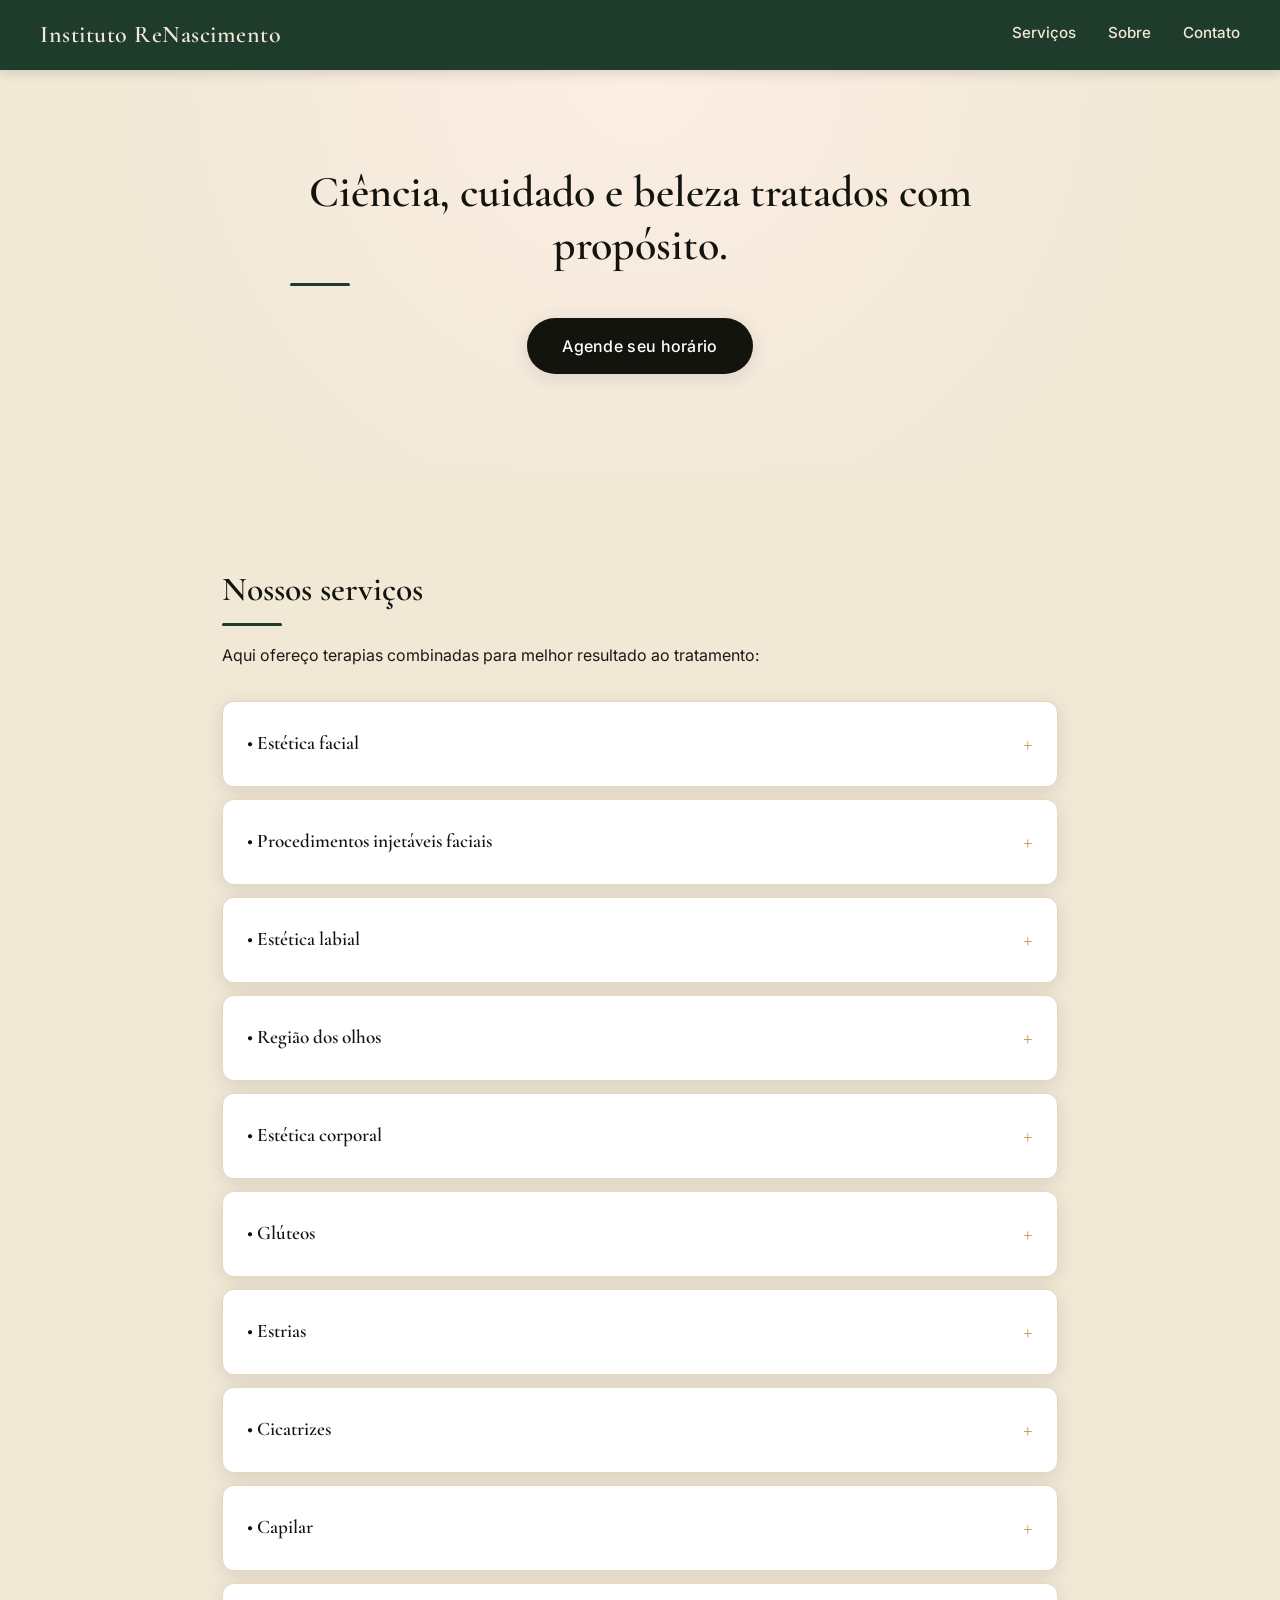
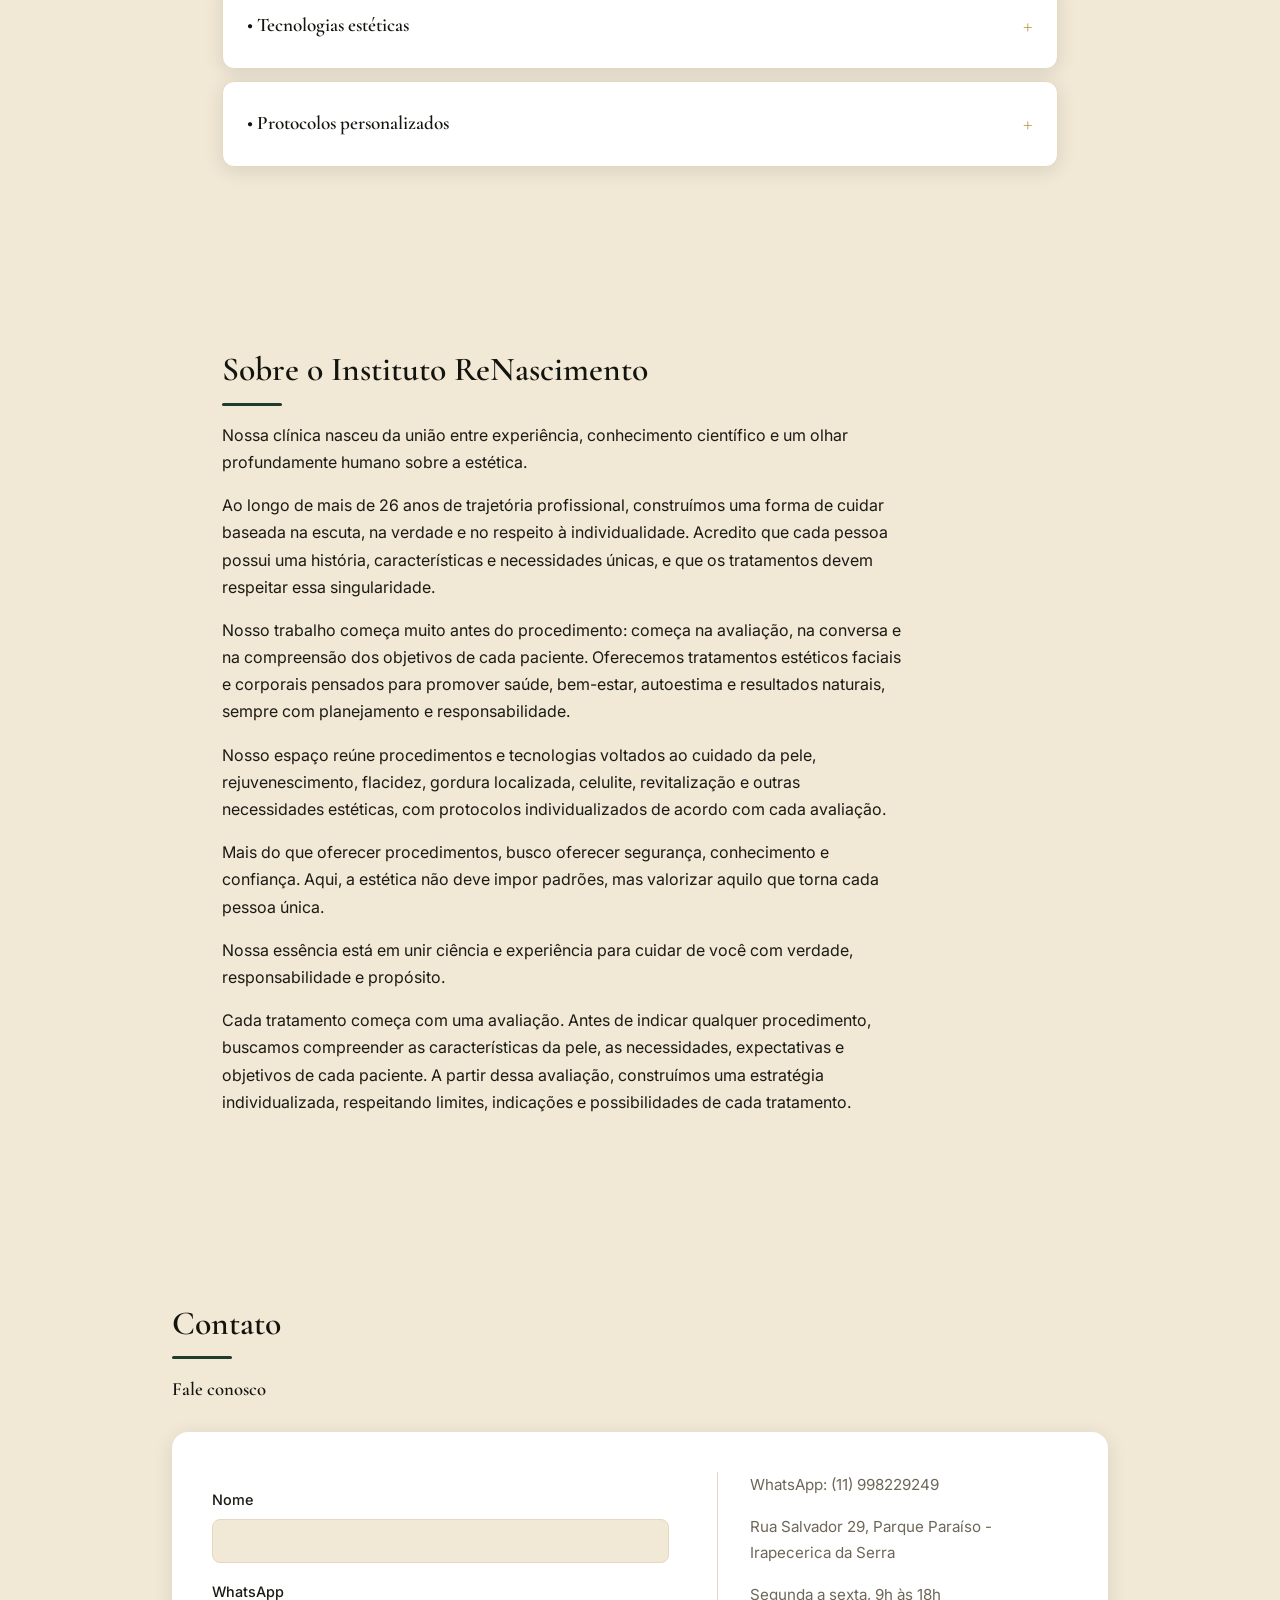
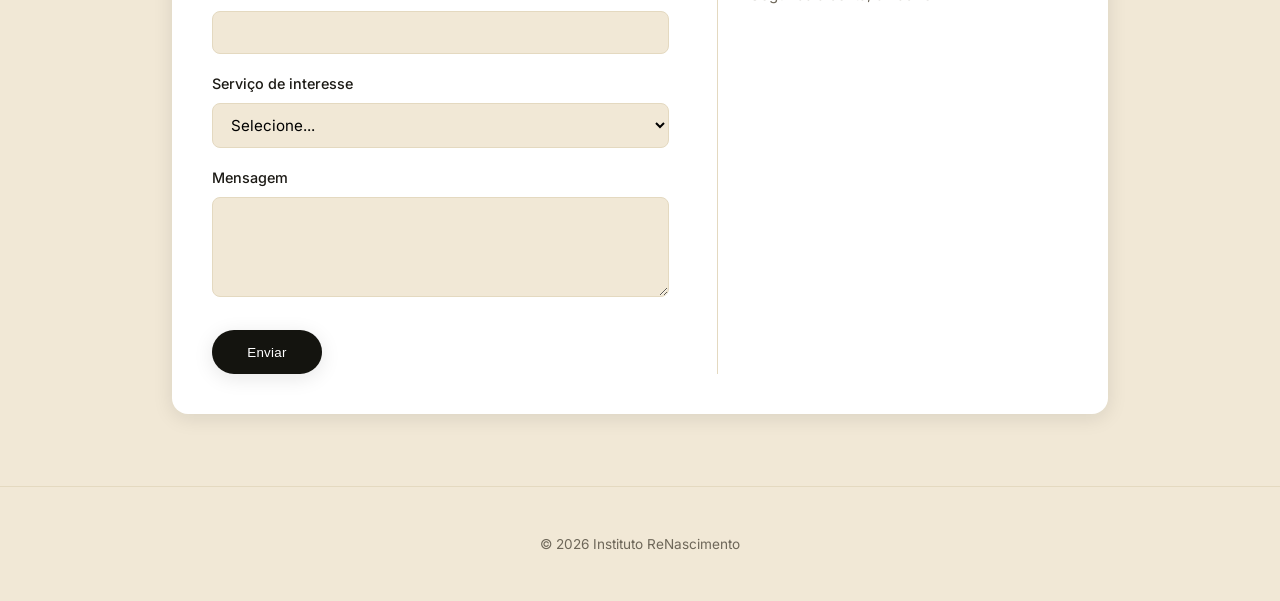
<file: index.html>
<!DOCTYPE html>
<html lang="pt-BR">
<head>
  <meta charset="UTF-8">
  <meta name="viewport" content="width=device-width, initial-scale=1.0">
  <title>Instituto ReNascimento</title>
  <link rel="stylesheet" href="style.css">
  <link rel="preconnect" href="https://fonts.googleapis.com">
<link rel="preconnect" href="https://fonts.gstatic.com" crossorigin>
<link href="https://fonts.googleapis.com/css2?family=Cormorant+Garamond:wght@500;600;700&family=Inter:wght@400;500;600&display=swap" rel="stylesheet">
</head>
<body>

  <header>
    <h1>Instituto ReNascimento</h1>
    <nav>
      <a href="#servicos">Serviços</a>
      <a href="#sobre">Sobre</a>
      <a href="#contato">Contato</a>
    </nav>
  </header>

  <section id="hero">
    <h2>Ciência, cuidado e beleza tratados com propósito.</h2>
    <a href="#contato" class="cta">Agende seu horário</a>
  </section>

<section id="servicos">
  <h2>Nossos serviços</h2>
  <p>Aqui ofereço terapias combinadas para melhor resultado ao tratamento:</p>

  <div class="accordion">
    <details class="accordion-item">
      <summary>• Estética facial</summary>
      <ul>
        <li>Limpeza de pele profunda</li>
        <li>Peeling químico</li>
        <li>Peeling enzimático</li>
        <li>Peeling de ácido salicílico</li>
        <li>Peeling de ácido mandélico</li>
        <li>Peeling de ácido glicólico</li>
        <li>Peeling de ácido azelaico</li>
        <li>Microagulhamento</li>
        <li>Skinbooster</li>
        <li>Revitalização facial</li>
        <li>Hidratação facial profunda</li>
        <li>Radiofrequência facial</li>
        <li>Ultrassom facial</li>
        <li>Microcorrentes</li>
        <li>Ultrassom Microfocado</li>
        <li>HiPro</li>
        <li>CO2 fracionado</li>
        <li>Fios lisos</li>
      </ul>
    </details>

    <details class="accordion-item">
      <summary>• Procedimentos injetáveis faciais</summary>
      <ul>
        <li>Toxina botulínica</li>
        <li>Embelezamento facial com ácido hialurônico</li>
        <li>Preenchimento labial</li>
        <li>Preenchimento de olheiras</li>
        <li>Preenchimento de malar</li>
        <li>Preenchimento de mandíbula</li>
        <li>Preenchimento de mento</li>
        <li>Preenchimento de sulco nasogeniano</li>
        <li>Skinbooster injetável</li>
        <li>Bioestimuladores de colágeno</li>
        <li>Intradermoterapia facial</li>
        <li>Protocolos de revitalização injetável</li>
      </ul>
    </details>

    <details class="accordion-item">
      <summary>• Estética labial</summary>
      <ul>
        <li>Hidratação labial</li>
        <li>Revitalização dos lábios</li>
        <li>Tratamento de linhas periorais</li>
        <li>Protocolos para definição do contorno labial</li>
      </ul>
    </details>

    <details class="accordion-item">
      <summary>• Região dos olhos</summary>
      <ul>
        <li>Tratamento de olheiras</li>
        <li>Revitalização periocular</li>
        <li>Microagulhamento periocular</li>
        <li>Radiofrequência periocular</li>
        <li>Protocolos para linhas finas</li>
        <li>Fios de lisos</li>
      </ul>
    </details>

    <details class="accordion-item">
      <summary>• Estética corporal</summary>
      <ul>
        <li>Massagem modeladora</li>
        <li>Drenagem linfática manual</li>
        <li>Ultrassom</li>
        <li>Radiofrequência corporal</li>
        <li>Criolipólise</li>
        <li>Criodinâmica</li>
        <li>Eletroestimulação</li>
        <li>Corrente russa</li>
        <li>Corrente Aussie</li>
        <li>Lipocavitação</li>
        <li>Intradermoterapia corporal</li>
        <li>Protocolos para gordura localizada</li>
        <li>Protocolos para celulite</li>
        <li>Protocolos para flacidez</li>
        <li>Protocolos para retenção de líquidos</li>
        <li>Bioestimulador de colágeno</li>
        <li>HiPró</li>
        <li>CO2 Fracionado</li>
        <li>Depilação a laser</li>
      </ul>
    </details>

    <details class="accordion-item">
      <summary>• Glúteos</summary>
      <ul>
        <li>Protocolos para celulite</li>
        <li>Protocolos para flacidez</li>
        <li>Radiofrequência</li>
        <li>Bioestimulador de colágeno</li>
        <li>Eletroestimulação</li>
        <li>Drenagem</li>
        <li>Massagem modeladora</li>
        <li>Protocolos para melhora do contorno corporal</li>
        <li>Tratamentos injetáveis</li>
      </ul>
    </details>

    <details class="accordion-item">
      <summary>• Estrias</summary>
      <ul>
        <li>Microagulhamento</li>
        <li>Peelings</li>
        <li>Radiofrequência</li>
        <li>Protocolos combinados para estrias recentes e antigas</li>
        <li>CO2</li>
      </ul>
    </details>

    <details class="accordion-item">
      <summary>• Cicatrizes</summary>
      <ul>
        <li>Microagulhamento</li>
        <li>Radiofrequência</li>
        <li>Peelings</li>
        <li>Bioestimulação</li>
        <li>Protocolos para cicatrizes de acne</li>
        <li>Protocolos para cicatrizes corporais</li>
      </ul>
    </details>

    <details class="accordion-item">
      <summary>• Capilar</summary>
      <ul>
        <li>Microagulhamento capilar</li>
        <li>Intradermoterapia capilar</li>
        <li>Fotobiomodulação/LED</li>
        <li>Protocolos para fortalecimento dos fios</li>
        <li>Protocolos para queda capilar</li>
        <li>Revitalização do couro cabeludo</li>
      </ul>
    </details>

    <details class="accordion-item">
      <summary>• Tecnologias estéticas</summary>
      <ul>
        <li>Criolipólise</li>
        <li>Criodinâmica</li>
        <li>Radiofrequência</li>
        <li>Ultrassom</li>
        <li>Ultrassom microfocado</li>
        <li>Endermoterapia</li>
        <li>Microcorrentes</li>
        <li>Eletroestimulação</li>
      </ul>
    </details>

    <details class="accordion-item">
      <summary>• Protocolos personalizados</summary>
      <ul>
        <li>Programa de rejuvenescimento facial</li>
        <li>Programa de revitalização facial</li>
        <li>Programa de emagrecimento estético</li>
        <li>Programa para gordura localizada</li>
        <li>Programa anticelulite</li>
        <li>Programa para flacidez corporal</li>
        <li>Programa para estrias</li>
        <li>Programa pré e pós-operatorio</li>
        <li>Protocolos personalizados para cada necessidade</li>
      </ul>
    </details>
  </div>
</section>

 <section id="sobre">
  <h2>Sobre o Instituto ReNascimento</h2>
  <p>Nossa clínica nasceu da união entre experiência, conhecimento científico e um olhar profundamente humano sobre a estética.</p>
  <p>Ao longo de mais de 26 anos de trajetória profissional, construímos uma forma de cuidar baseada na escuta, na verdade e no respeito à individualidade. Acredito que cada pessoa possui uma história, características e necessidades únicas, e que os tratamentos devem respeitar essa singularidade.</p>
  <p>Nosso trabalho começa muito antes do procedimento: começa na avaliação, na conversa e na compreensão dos objetivos de cada paciente. Oferecemos tratamentos estéticos faciais e corporais pensados para promover saúde, bem-estar, autoestima e resultados naturais, sempre com planejamento e responsabilidade.</p>
  <p>Nosso espaço reúne procedimentos e tecnologias voltados ao cuidado da pele, rejuvenescimento, flacidez, gordura localizada, celulite, revitalização e outras necessidades estéticas, com protocolos individualizados de acordo com cada avaliação.</p>
  <p>Mais do que oferecer procedimentos, busco oferecer segurança, conhecimento e confiança. Aqui, a estética não deve impor padrões, mas valorizar aquilo que torna cada pessoa única.</p>
  <p>Nossa essência está em unir ciência e experiência para cuidar de você com verdade, responsabilidade e propósito.</p>
  <p>Cada tratamento começa com uma avaliação. Antes de indicar qualquer procedimento, buscamos compreender as características da pele, as necessidades, expectativas e objetivos de cada paciente. A partir dessa avaliação, construímos uma estratégia individualizada, respeitando limites, indicações e possibilidades de cada tratamento.</p>
</section>
  <section id="contato">
    <h2>Contato</h2>
    <h3>Fale conosco</h3>

    <div class="contato-grid">
      <form name="contato" method="POST" data-netlify="true" netlify-honeypot="bot-field" action="/obrigado.html">
        <input type="hidden" name="form-name" value="contato">

        <p hidden>
          <label>Não preencha este campo: <input name="bot-field"></label>
        </p>

        <p>
          <label>Nome<br>
          <input type="text" name="nome" required></label>
        </p>
        <p>
          <label>WhatsApp<br>
          <input type="tel" name="whatsapp" required></label>
        </p>
        <p>
        <label>Serviço de interesse<br>
          <select name="servico" required>
            <option value="">Selecione...</option>
            <option value="Estética facial">Estética facial</option>
            <option value="Procedimentos injetáveis faciais">Procedimentos injetáveis faciais</option>
            <option value="Estética labial">Estética labial</option>
            <option value="Região dos olhos">Região dos olhos</option>
            <option value="Estética corporal">Estética corporal</option>
            <option value="Glúteos">Glúteos</option>
            <option value="Estrias">Estrias</option>
            <option value="Cicatrizes">Cicatrizes</option>
            <option value="Capilar">Capilar</option>
            <option value="Tecnologias estéticas">Tecnologias estéticas</option>
            <option value="Protocolos personalizados">Protocolos personalizados</option>
            <option value="Não sei ainda / quero avaliação">Não sei ainda / quero avaliação</option>
          </select>
        </label>
        </p>
        <p>
          <label>Mensagem<br>
          <textarea name="mensagem" rows="4"></textarea></label>
        </p>
        <button type="submit" class="cta">Enviar</button>
      </form>

      <div class="info-contato">
        <p>WhatsApp: (11) 998229249</p>
        <p>Rua Salvador 29, Parque Paraíso - Irapecerica da Serra</p>
        <p>Segunda a sexta, 9h às 18h</p>
      </div>
    </div>
  </section>

  <footer>
    <p>&copy; 2026 Instituto ReNascimento</p>
  </footer>

</body>
</html>
</file>
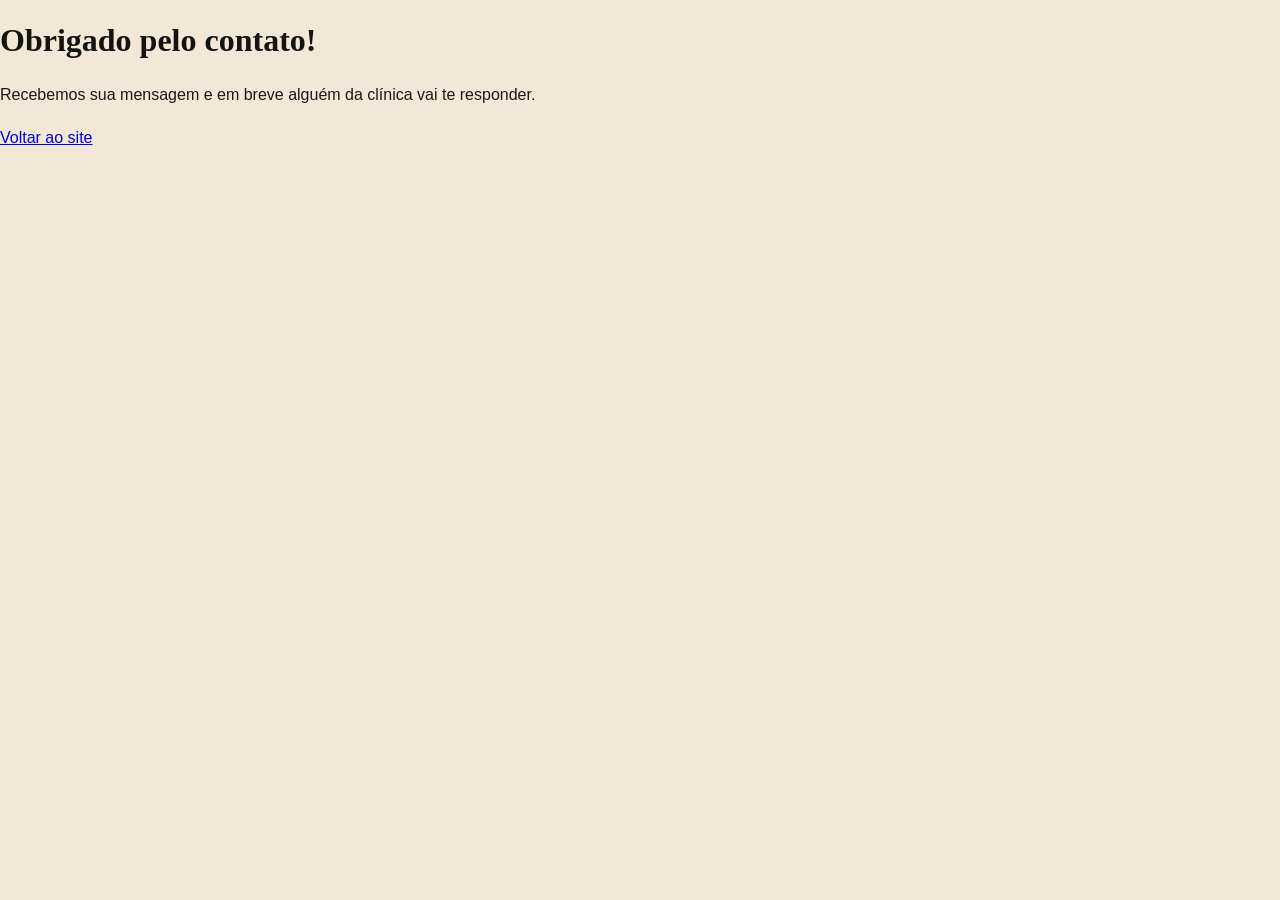
<file: obrigado.html>
<!DOCTYPE html>
<html lang="pt-br">
<head>
  <meta charset="UTF-8">
  <meta name="viewport" content="width=device-width, initial-scale=1.0">
  <title>Obrigado — Instituto ReNascimento</title>
  <link rel="stylesheet" href="style.css">
</head>
<body>
  <h1>Obrigado pelo contato!</h1>
  <p>Recebemos sua mensagem e em breve alguém da clínica vai te responder.</p>
  <a href="/">Voltar ao site</a>
</body>
</html>
</file>
<file: style.css>
:root {
  --cream: #f1e8d6;       /* bege */
  --white: #ffffff;
  --brown-deep: #14140f;  /* preto — usado em títulos e no botão de ação */
  --gold: #c6a15b;        /* dourado — usado em detalhes e hover */
  --sage: #1e3b2c;        /* verde escuro — usado no traço embaixo dos títulos */
  --sage-dark: #12261b;   /* verde mais escuro — marcadores da lista de serviços */
  --text: #1c1a15;
  --text-muted: #6e6759;
  --border: #e4d9c0;
  --shadow: 0 4px 20px rgba(20, 20, 15, 0.1);
}
* {
  box-sizing: border-box;
}

body {
  font-family: 'Inter', sans-serif;
  color: var(--text);
  line-height: 1.7;
  margin: 0;
  background-color: var(--cream);
  scroll-behavior: smooth;
}

h1, h2, h3 {
  font-family: 'Cormorant Garamond', serif;
  color: var(--brown-deep);
  font-weight: 600;
  line-height: 1.2;
}

section {
  max-width: 900px;
  margin: 0 auto;
  padding: 4.5rem 2rem;
}

/* Cabeçalho */
header {
  display: flex;
  justify-content: space-between;
  align-items: center;
  padding: 1.25rem 2.5rem;
  background-color: var(--sage);
  box-shadow: 0 2px 12px rgba(20, 20, 15, 0.15);
  position: sticky;
  top: 0;
  z-index: 100;
}

header h1 {
  font-size: 1.5rem;
  color: var(--cream);
  margin: 0;
  letter-spacing: 0.5px;
}

nav {
  display: flex;
  gap: 2rem;
}

nav a {
  text-decoration: none;
  color: var(--cream);
  font-size: 0.95rem;
  font-weight: 500;
  position: relative;
  padding-bottom: 4px;
  transition: color 0.2s ease;
}

nav a::after {
  content: "";
  position: absolute;
  left: 0;
  bottom: 0;
  width: 0;
  height: 2px;
  background-color: var(--gold);
  transition: width 0.25s ease;
}

nav a:hover {
  color: var(--gold);
}

nav a:hover::after {
  width: 100%;
}

/* Hero */
#hero {
  max-width: 100%;
  text-align: center;
  padding: 6rem 2rem;
  background: radial-gradient(circle at 50% 0%, #fbeee4 0%, var(--cream) 70%);
}

#hero h2 {
  font-size: 2.75rem;
  max-width: 700px;
  margin: 0 auto 2rem;
}

.cta {
  display: inline-block;
  background-color: var(--brown-deep);
  color: var(--white);
  text-decoration: none;
  padding: 0.9rem 2.2rem;
  border-radius: 30px;
  font-weight: 500;
  letter-spacing: 0.3px;
  transition: background-color 0.25s ease, transform 0.2s ease;
  box-shadow: var(--shadow);
}

.cta:hover {
  background-color: var(--gold);
  transform: translateY(-2px);
}

/* Títulos de seção */
section h2 {
  font-size: 2.1rem;
  margin-bottom: 0.5rem;
}

section h2::after {
  content: "";
  display: block;
  width: 60px;
  height: 3px;
  background-color: var(--sage);
  margin-top: 0.75rem;
  border-radius: 2px;
}

.accordion-item li::before {
  content: "— ";
  color: var(--sage-dark);
}

#sobre p {
  color: var(--text);
  max-width: 68ch;
}

/* Serviços / Accordion */
.accordion {
  margin-top: 2rem;
}

.accordion-item {
  background-color: var(--white);
  border: 1px solid var(--border);
  border-radius: 12px;
  margin-bottom: 0.75rem;
  padding: 0.25rem 1.5rem;
  box-shadow: var(--shadow);
  transition: box-shadow 0.2s ease;
}

.accordion-item:hover {
  box-shadow: 0 6px 24px rgba(92, 68, 51, 0.12);
}

.accordion-item summary {
  cursor: pointer;
  font-family: 'Cormorant Garamond', serif;
  font-size: 1.2rem;
  font-weight: 600;
  color: var(--brown-deep);
  padding: 1.1rem 0;
  list-style: none;
  display: flex;
  justify-content: space-between;
  align-items: center;
}

.accordion-item summary::-webkit-details-marker {
  display: none;
}

.accordion-item summary::after {
  content: "+";
  font-size: 1.5rem;
  color: var(--gold);
  font-weight: 400;
  transition: transform 0.25s ease;
}

.accordion-item[open] summary::after {
  transform: rotate(45deg);
}

.accordion-item ul {
  margin: 0 0 1.25rem;
  padding-left: 0;
  list-style: none;
  border-top: 1px solid var(--border);
  padding-top: 1rem;
}

.accordion-item li {
  padding: 0.4rem 0;
  color: var(--text-muted);
  font-size: 0.95rem;
}

/* Contato */
#contato {
  max-width: 1000px;
}

.contato-grid {
  display: grid;
  grid-template-columns: 1.3fr 1fr;
  gap: 3rem;
  margin-top: 2rem;
  background-color: var(--white);
  border-radius: 16px;
  padding: 2.5rem;
  box-shadow: var(--shadow);
}

form label {
  display: block;
  font-size: 0.9rem;
  font-weight: 500;
  color: var(--text);
  margin-bottom: 1.1rem;
}

form input,
form select,
form textarea {
  width: 100%;
  margin-top: 0.4rem;
  padding: 0.7rem 0.9rem;
  border: 1px solid var(--border);
  border-radius: 8px;
  font-family: 'Inter', sans-serif;
  font-size: 0.95rem;
  background-color: var(--cream);
  transition: border-color 0.2s ease, box-shadow 0.2s ease;
}

form input:focus,
form select:focus,
form textarea:focus {
  outline: none;
  border-color: var(--gold);
  box-shadow: 0 0 0 3px rgba(176, 137, 104, 0.15);
}

form button.cta {
  border: none;
  cursor: pointer;
  margin-top: 0.5rem;
}

.info-contato {
  border-left: 1px solid var(--border);
  padding-left: 2rem;
}

.info-contato p {
  margin: 0 0 1rem;
  color: var(--text-muted);
  font-size: 0.95rem;
}

/* Rodapé */
footer {
  text-align: center;
  padding: 2rem;
  color: var(--text-muted);
  font-size: 0.85rem;
  border-top: 1px solid var(--border);
}

/* Responsivo */
@media (max-width: 700px) {
  header {
    flex-direction: column;
    gap: 0.75rem;
    padding: 1rem;
  }

  nav {
    gap: 1.25rem;
  }

  #hero h2 {
    font-size: 2rem;
  }

  .contato-grid {
    grid-template-columns: 1fr;
  }

  .info-contato {
    border-left: none;
    border-top: 1px solid var(--border);
    padding-left: 0;
    padding-top: 1.5rem;
  }
}
</file>
